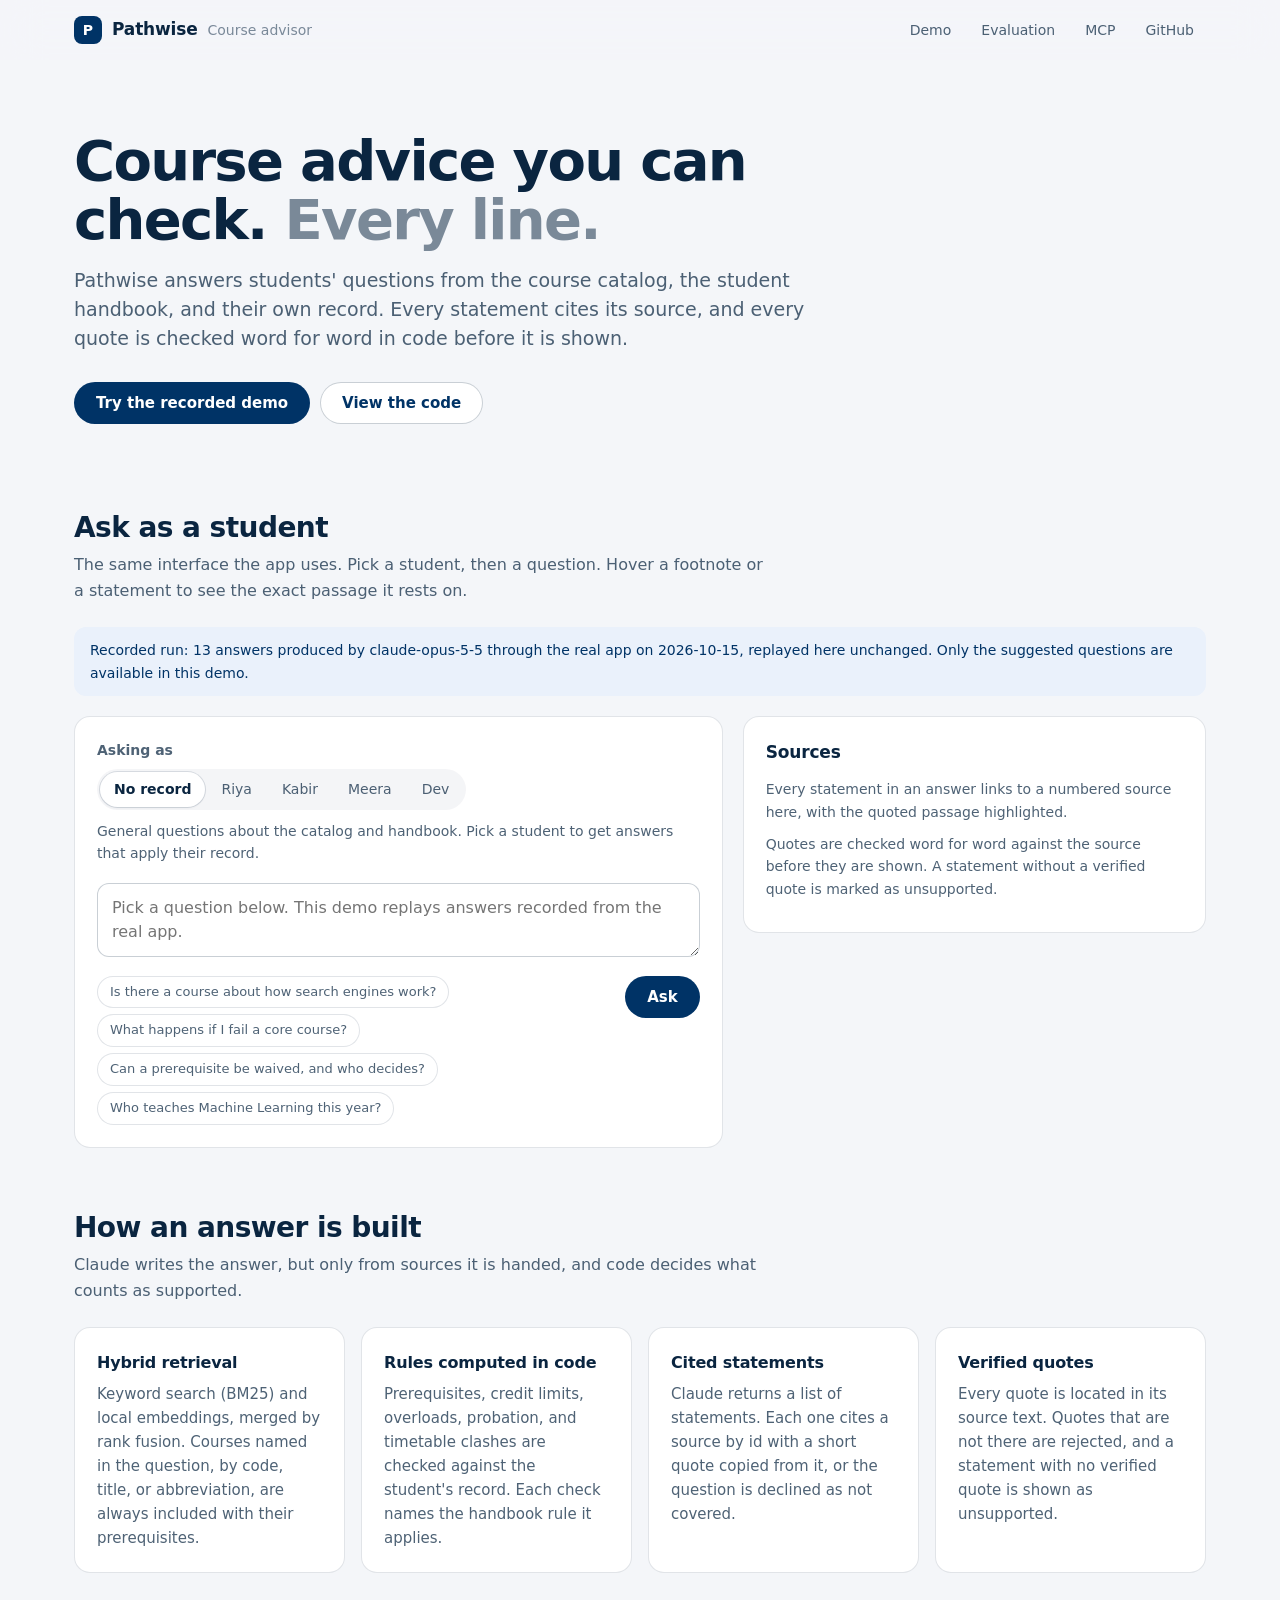
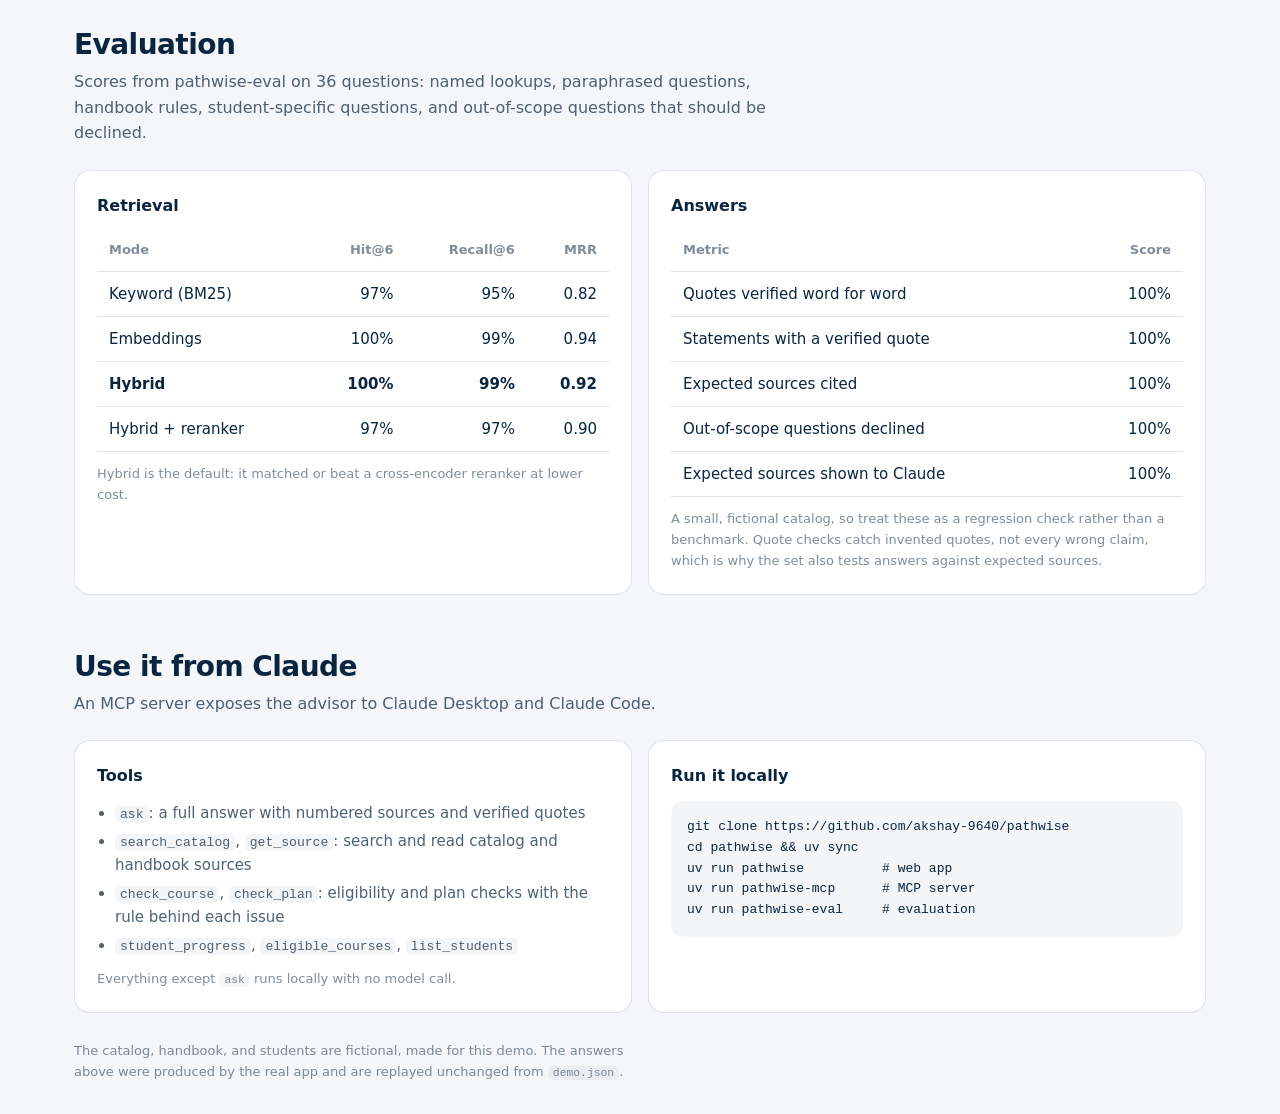
<file: showcase/index.html>
<!doctype html>
<html lang="en">
<head>
  <meta charset="utf-8">
  <meta name="viewport" content="width=device-width, initial-scale=1">
  <title>Pathwise</title>
  <meta name="description" content="A course advisor that answers from the catalog and handbook, with every statement cited and every quote verified in code.">
  <link rel="stylesheet" href="app.css">
  <style>
    /* Showcase layer on top of the app's own styles. */
    .top-row nav { display: flex; gap: 6px; }
    .top-row nav a { color: var(--muted); text-decoration: none; font-size: 0.875rem; padding: 6px 12px; border-radius: 999px; transition: background 140ms ease, color 140ms ease; }
    .top-row nav a:hover { background: var(--fill); color: var(--ink); }
    .hero { padding-top: 72px; padding-bottom: 40px; }
    .hero h1, .hero p { max-width: 760px; }
    .hero h1 { margin: 0 0 16px; font-size: clamp(2.25rem, 5vw, 3.5rem); line-height: 1.05; letter-spacing: -0.03em; font-weight: 700; }
    .hero h1 span { color: var(--faint); }
    .hero p { margin: 0 0 28px; font-size: 1.1875rem; line-height: 1.55; color: var(--muted); max-width: 62ch; }
    .actions { display: flex; flex-wrap: wrap; gap: 10px; }
    .btn.ghost { background: var(--panel); color: var(--navy); box-shadow: inset 0 0 0 1px var(--line-strong); text-decoration: none; }
    .btn.ghost:hover { background: var(--tint); }
    a.btn { display: inline-block; text-decoration: none; }
    section.block { padding: 48px 0 8px; }
    .block > .wrap > h2 { margin: 0 0 8px; font-size: 1.75rem; line-height: 1.15; letter-spacing: -0.02em; font-weight: 700; }
    .sub { margin: 0 0 24px; color: var(--muted); max-width: 68ch; font-size: 1rem; }
    .recorded { margin: 0 0 4px; padding: 12px 16px; border-radius: var(--radius-sm); background: var(--tint); color: var(--navy); font-size: 0.875rem; }
    #demo .layout { padding-top: 16px; }
    .grid { display: grid; grid-template-columns: repeat(auto-fit, minmax(240px, 1fr)); gap: 16px; }
    .grid .card h3 { margin: 0 0 6px; font-size: 1rem; font-weight: 650; letter-spacing: -0.01em; }
    .grid .card p { margin: 0; color: var(--muted); font-size: 0.9375rem; }
    table { width: 100%; border-collapse: collapse; font-size: 0.9375rem; font-variant-numeric: tabular-nums; }
    th, td { text-align: left; padding: 10px 12px; border-bottom: 1px solid var(--line); }
    th { color: var(--faint); font-weight: 600; font-size: 0.8125rem; }
    td:not(:first-child), th:not(:first-child) { text-align: right; }
    tr.best td { font-weight: 650; }
    .two { display: grid; grid-template-columns: minmax(0, 1fr) minmax(0, 1fr); gap: 16px; }
    .card h3.t { margin: 0 0 12px; font-size: 1rem; font-weight: 650; }
    .fine { margin: 12px 0 0; color: var(--faint); font-size: 0.8125rem; }
    pre { margin: 0; padding: 16px; background: var(--fill); border-radius: var(--radius-sm); overflow-x: auto; font-size: 0.8125rem; line-height: 1.6; }
    code { font-family: ui-monospace, SFMono-Regular, Menlo, monospace; }
    p code, li code { font-size: 0.875em; background: var(--fill); padding: 1px 5px; border-radius: 5px; }
    .tools { margin: 0; padding-left: 18px; color: var(--muted); }
    .tools li { margin: 4px 0; }
    @media (max-width: 760px) { .two { grid-template-columns: minmax(0, 1fr); } .top-row nav a.hide-sm { display: none; } .hero { padding-top: 48px; } }
  </style>
</head>
<body data-demo="demo.json">
  <header class="top">
    <div class="wrap top-row">
      <div class="brand">
        <span class="mark" aria-hidden="true">P</span>
        <span class="name">Pathwise</span>
        <span class="tag">Course advisor</span>
      </div>
      <nav>
        <a href="#demo">Demo</a>
        <a href="#evals" class="hide-sm">Evaluation</a>
        <a href="#mcp" class="hide-sm">MCP</a>
        <a href="https://github.com/akshay-9640/pathwise">GitHub</a>
      </nav>
    </div>
  </header>

  <main>
    <div class="wrap hero">
      <h1>Course advice you can check. <span>Every line.</span></h1>
      <p>Pathwise answers students' questions from the course catalog, the student handbook, and their own record. Every statement cites its source, and every quote is checked word for word in code before it is shown.</p>
      <div class="actions">
        <a class="btn" href="#demo">Try the recorded demo</a>
        <a class="btn ghost" href="https://github.com/akshay-9640/pathwise">View the code</a>
      </div>
    </div>

    <section class="block" id="demo">
      <div class="wrap">
        <h2>Ask as a student</h2>
        <p class="sub">The same interface the app uses. Pick a student, then a question. Hover a footnote or a statement to see the exact passage it rests on.</p>
        <p class="recorded" id="recorded-note">Loading the recorded answers.</p>
      </div>
      <div class="wrap layout">
        <section class="ask-col" aria-label="Ask a question">
          <div class="card">
            <div class="who">
              <span class="label" id="who-label">Asking as</span>
              <div class="segmented" id="students" role="radiogroup" aria-labelledby="who-label"></div>
              <p class="record" id="record"></p>
            </div>
            <form id="ask" class="ask">
              <label for="question" class="sr">Your question</label>
              <textarea id="question" rows="2" maxlength="500" required></textarea>
              <div class="ask-row">
                <div class="chips" id="suggestions" aria-label="Suggested questions"></div>
                <button type="submit" class="btn" id="ask-btn">Ask</button>
              </div>
            </form>
          </div>
          <div id="answer" class="card answer" hidden aria-live="polite"></div>
        </section>
        <aside class="src-col" aria-label="Sources">
          <div class="card sources">
            <div class="src-head"><h2>Sources</h2><span class="count" id="src-count"></span></div>
            <div id="sources">
              <div class="empty">
                <p>Every statement in an answer links to a numbered source here, with the quoted passage highlighted.</p>
                <p>Quotes are checked word for word against the source before they are shown. A statement without a verified quote is marked as unsupported.</p>
              </div>
            </div>
          </div>
        </aside>
      </div>
    </section>

    <section class="block" id="how">
      <div class="wrap">
        <h2>How an answer is built</h2>
        <p class="sub">Claude writes the answer, but only from sources it is handed, and code decides what counts as supported.</p>
        <div class="grid">
          <div class="card"><h3>Hybrid retrieval</h3><p>Keyword search (BM25) and local embeddings, merged by rank fusion. Courses named in the question, by code, title, or abbreviation, are always included with their prerequisites.</p></div>
          <div class="card"><h3>Rules computed in code</h3><p>Prerequisites, credit limits, overloads, probation, and timetable clashes are checked against the student's record. Each check names the handbook rule it applies.</p></div>
          <div class="card"><h3>Cited statements</h3><p>Claude returns a list of statements. Each one cites a source by id with a short quote copied from it, or the question is declined as not covered.</p></div>
          <div class="card"><h3>Verified quotes</h3><p>Every quote is located in its source text. Quotes that are not there are rejected, and a statement with no verified quote is shown as unsupported.</p></div>
        </div>
      </div>
    </section>

    <section class="block" id="evals">
      <div class="wrap">
        <h2>Evaluation</h2>
        <p class="sub" id="eval-sub">Scores from <code>pathwise-eval</code>.</p>
        <div class="two">
          <div class="card">
            <h3 class="t">Retrieval</h3>
            <table id="retrieval"><thead><tr><th>Mode</th><th>Hit@6</th><th>Recall@6</th><th>MRR</th></tr></thead><tbody></tbody></table>
            <p class="fine">Hybrid is the default: it matched or beat a cross-encoder reranker at lower cost.</p>
          </div>
          <div class="card">
            <h3 class="t">Answers</h3>
            <table id="answers"><thead><tr><th>Metric</th><th>Score</th></tr></thead><tbody></tbody></table>
            <p class="fine">A small, fictional catalog, so treat these as a regression check rather than a benchmark. Quote checks catch invented quotes, not every wrong claim, which is why the set also tests answers against expected sources.</p>
          </div>
        </div>
      </div>
    </section>

    <section class="block" id="mcp">
      <div class="wrap">
        <h2>Use it from Claude</h2>
        <p class="sub">An MCP server exposes the advisor to Claude Desktop and Claude Code.</p>
        <div class="two">
          <div class="card">
            <h3 class="t">Tools</h3>
            <ul class="tools">
              <li><code>ask</code>: a full answer with numbered sources and verified quotes</li>
              <li><code>search_catalog</code>, <code>get_source</code>: search and read catalog and handbook sources</li>
              <li><code>check_course</code>, <code>check_plan</code>: eligibility and plan checks with the rule behind each issue</li>
              <li><code>student_progress</code>, <code>eligible_courses</code>, <code>list_students</code></li>
            </ul>
            <p class="fine">Everything except <code>ask</code> runs locally with no model call.</p>
          </div>
          <div class="card">
            <h3 class="t">Run it locally</h3>
<pre><code>git clone https://github.com/akshay-9640/pathwise
cd pathwise && uv sync
uv run pathwise          # web app
uv run pathwise-mcp      # MCP server
uv run pathwise-eval     # evaluation</code></pre>
          </div>
        </div>
      </div>
    </section>
  </main>

  <footer class="wrap foot">
    <p>The catalog, handbook, and students are fictional, made for this demo. The answers above were produced by the real app and are replayed unchanged from <code>demo.json</code>.</p>
  </footer>

  <script src="app.js"></script>
  <script>
    // Fill the recorded-run note and the eval tables from the same file the demo replays.
    fetch("demo.json").then((r) => r.json()).then((d) => {
      const n = Object.keys(d.answers).length;
      document.getElementById("recorded-note").textContent =
        `Recorded run: ${n} answers produced by ${d.model} through the real app on ${d.recorded}, replayed here unchanged. Only the suggested questions are available in this demo.`;
      const e = d.evals, pct = (x) => `${Math.round(x * 100)}%`;
      document.getElementById("eval-sub").textContent =
        `Scores from pathwise-eval on ${e.questions} questions: named lookups, paraphrased questions, handbook rules, student-specific questions, and out-of-scope questions that should be declined.`;
      const names = { bm25: "Keyword (BM25)", dense: "Embeddings", hybrid: "Hybrid", rerank: "Hybrid + reranker" };
      const rb = document.querySelector("#retrieval tbody");
      for (const [m, r] of Object.entries(e.retrieval)) {
        const tr = document.createElement("tr");
        if (m === "hybrid") tr.className = "best";
        for (const v of [names[m] || m, pct(r.hit), pct(r.recall), r.mrr.toFixed(2)]) tr.append(Object.assign(document.createElement("td"), { textContent: v }));
        rb.append(tr);
      }
      const ab = document.querySelector("#answers tbody");
      const rows = [["Quotes verified word for word", e.answers.citation_rate], ["Statements with a verified quote", e.answers.supported_rate],
                    ["Expected sources cited", e.answers.source_recall], ["Out-of-scope questions declined", e.answers.refusal_accuracy],
                    ["Expected sources shown to Claude", e.context.recall]];
      for (const [label, v] of rows) {
        const tr = document.createElement("tr");
        tr.append(Object.assign(document.createElement("td"), { textContent: label }), Object.assign(document.createElement("td"), { textContent: pct(v) }));
        ab.append(tr);
      }
    });
  </script>
</body>
</html>
</file>
<file: showcase/app.css>
/* Pathwise. The light palette shared with Akshay's other projects: soft grey-blue page,
   white cards with a thin navy-tinted border, navy ink and accent, green for verified.
   Light only, by design. Interaction follows Apple's HIG: feedback on press,
   size-specific tracking, and gentler motion when reduced motion is on. */

:root {
  --bg: #f4f6f9;
  --panel: #ffffff;
  --ink: #0a2540;
  --muted: rgba(10, 37, 64, 0.72);
  --faint: rgba(10, 37, 64, 0.52);
  --line: rgba(10, 37, 64, 0.12);
  --line-strong: rgba(10, 37, 64, 0.22);
  --fill: rgba(10, 37, 64, 0.045);
  --navy: #003366;
  --navy-hover: #00264d;
  --tint: #eaf1fb;
  --green: #1a7f37; --green-bg: #e6f4ea;
  --orange: #a35200; --orange-bg: #fdf1e3;
  --red: #c42b1c;
  --mark: #fff1b8; --mark-hot: #ffd84d;
  --radius: 16px;
  --radius-sm: 12px;
  color-scheme: light;
  font: 100%/1.6 system-ui, -apple-system, BlinkMacSystemFont, "Segoe UI", sans-serif;
  -webkit-font-smoothing: antialiased;
}

* { box-sizing: border-box; }
body { margin: 0; min-height: 100vh; background: var(--bg); color: var(--ink); font-size: 0.9375rem; }
button, textarea { font: inherit; color: inherit; }
.sr { position: absolute; width: 1px; height: 1px; overflow: hidden; clip: rect(0 0 0 0); }
.wrap { max-width: 1180px; margin: 0 auto; padding: 0 24px; }

/* Header: a translucent bar the page scrolls under. */
.top { position: sticky; top: 0; z-index: 5; background: rgba(244, 246, 249, 0.8);
  backdrop-filter: blur(20px) saturate(180%); -webkit-backdrop-filter: blur(20px) saturate(180%);
}
.top-row { display: flex; align-items: center; justify-content: space-between; gap: 16px; height: 60px; }
.brand { display: flex; align-items: center; gap: 10px; }
.mark { width: 28px; height: 28px; border-radius: 8px; background: var(--navy); color: #fff;
  display: grid; place-items: center; font-weight: 700; font-size: 0.875rem; }
.name { font-weight: 650; font-size: 1.0625rem; letter-spacing: -0.01em; }
.tag { color: var(--faint); font-size: 0.875rem; }
.program { margin: 0; color: var(--faint); font-size: 0.8125rem; letter-spacing: 0.005em; text-align: right; }

.layout { display: grid; grid-template-columns: minmax(0, 7fr) minmax(0, 5fr); gap: 20px; padding-top: 24px; padding-bottom: 8px; align-items: start; }
.ask-col { display: grid; gap: 20px; }
.card { background: var(--panel); border: 1px solid var(--line); border-radius: var(--radius); padding: 22px; }

/* Who is asking */
.label { display: block; font-size: 0.875rem; font-weight: 600; color: var(--muted); margin-bottom: 8px; }
.segmented { display: inline-flex; flex-wrap: wrap; gap: 2px; padding: 3px; background: var(--fill); border-radius: 999px; }
.segmented button { border: 0; background: none; padding: 6px 14px; border-radius: 999px; cursor: pointer; color: var(--muted); font-size: 0.875rem; transition: background 160ms ease, color 160ms ease; }
.segmented button:hover { color: var(--ink); }
.segmented button[aria-checked="true"] { background: var(--panel); color: var(--ink); font-weight: 600; box-shadow: 0 1px 2px rgba(10, 37, 64, 0.08), 0 0 0 1px var(--line); }
.record { margin: 10px 0 0; color: var(--muted); font-size: 0.875rem; min-height: 1.4em; }

/* Question */
.ask { margin-top: 18px; }
textarea { width: 100%; resize: vertical; min-height: 64px; padding: 12px 14px; border: 1px solid var(--line-strong);
  border-radius: var(--radius-sm); background: var(--panel); font-size: 1rem; line-height: 1.5; }
textarea:focus { outline: none; border-color: var(--navy); box-shadow: 0 0 0 3px rgba(0, 51, 102, 0.14); }
.ask-row { display: flex; align-items: flex-start; justify-content: space-between; gap: 14px; margin-top: 12px; }
.chips { display: flex; flex-wrap: wrap; gap: 6px; }
.chip { border: 1px solid var(--line); background: var(--panel); color: var(--muted); border-radius: 999px; padding: 5px 12px;
  font-size: 0.8125rem; cursor: pointer; text-align: left; transition: border-color 140ms ease, color 140ms ease, transform 100ms ease-out; }
.chip:hover { border-color: var(--line-strong); color: var(--ink); }
.btn { flex: none; border: 0; background: var(--navy); color: #fff; border-radius: 999px; padding: 9px 22px; font-weight: 600;
  cursor: pointer; transition: background 140ms ease, transform 100ms ease-out; }
.btn:hover { background: var(--navy-hover); }
.btn:disabled { opacity: 0.55; cursor: default; }
.chip:active, .btn:active:not(:disabled), .segmented button:active { transform: scale(0.97); }
:focus-visible { outline: 2px solid var(--navy); outline-offset: 2px; }

/* Answer */
.answer-head { display: flex; align-items: center; justify-content: space-between; gap: 12px; margin-bottom: 14px; }
.answer-head h2, .src-head h2 { margin: 0; font-size: 1.0625rem; font-weight: 650; letter-spacing: -0.01em; }
.badge { display: inline-flex; align-items: center; gap: 6px; font-size: 0.8125rem; font-weight: 600; border-radius: 999px; padding: 3px 10px; white-space: nowrap; }
.badge.ok { color: var(--green); background: var(--green-bg); }
.badge.warn { color: var(--orange); background: var(--orange-bg); }
.badge.plain { color: var(--muted); background: var(--fill); }
.question-echo { margin: 0 0 14px; color: var(--muted); font-size: 0.9375rem; }
.statements { list-style: none; margin: 0; padding: 0; }
.statements li { padding: 10px 0; border-top: 1px solid var(--line); font-size: 1rem; line-height: 1.6; border-radius: 8px; transition: background 140ms ease; }
.statements li:first-child { border-top: 0; padding-top: 0; }
.statements li.hot { background: var(--tint); box-shadow: -8px 0 0 var(--tint), 8px 0 0 var(--tint); }
.statements li.unsupported { color: var(--faint); }
.fn { display: inline-grid; place-items: center; min-width: 20px; height: 20px; padding: 0 5px; margin-left: 4px; vertical-align: 2px;
  border: 0; border-radius: 6px; background: var(--tint); color: var(--navy); font-size: 0.6875rem; font-weight: 700; cursor: pointer;
  transition: background 120ms ease, color 120ms ease, transform 100ms ease-out; }
.fn:hover, .fn.hot { background: var(--navy); color: #fff; }
.fn:active { transform: scale(0.92); }
.flag { display: inline-block; margin-left: 6px; font-size: 0.75rem; font-weight: 600; color: var(--orange); background: var(--orange-bg); border-radius: 999px; padding: 1px 8px; vertical-align: 1px; }
.meta { margin: 14px 0 0; padding-top: 12px; border-top: 1px solid var(--line); color: var(--faint); font-size: 0.8125rem; }
.status { display: flex; align-items: center; gap: 10px; color: var(--muted); }
.pulse { width: 8px; height: 8px; border-radius: 50%; background: var(--navy); }
.error { color: var(--red); margin: 0; }

/* Sources */
.src-col { position: sticky; top: 84px; }
.sources { max-height: calc(100vh - 108px); overflow: auto; overscroll-behavior: contain; }
.src-head { display: flex; align-items: baseline; justify-content: space-between; margin-bottom: 12px; }
.count { color: var(--faint); font-size: 0.8125rem; }
.empty p { margin: 0 0 10px; color: var(--muted); font-size: 0.875rem; }
.src { border: 1px solid var(--line); border-radius: var(--radius-sm); padding: 14px; margin-bottom: 10px; scroll-margin: 12px; transition: border-color 160ms ease, box-shadow 160ms ease; }
.src.hot { border-color: var(--navy); box-shadow: 0 0 0 3px rgba(0, 51, 102, 0.1); }
.src-title { display: flex; align-items: flex-start; gap: 10px; margin-bottom: 8px; }
.num { flex: none; display: grid; place-items: center; width: 22px; height: 22px; border-radius: 6px; background: var(--navy); color: #fff; font-size: 0.75rem; font-weight: 700; }
.src-label { font-weight: 600; font-size: 0.875rem; line-height: 1.4; }
.kind { display: block; color: var(--faint); font-size: 0.75rem; font-weight: 500; letter-spacing: 0.01em; }
.src-text { margin: 0; color: var(--muted); font-size: 0.8125rem; line-height: 1.6; }
mark { background: var(--mark); color: var(--ink); border-radius: 3px; padding: 0 1px; transition: background 140ms ease; }
mark.hot { background: var(--mark-hot); }
details.also { margin-top: 14px; color: var(--muted); font-size: 0.8125rem; }
details.also summary { cursor: pointer; font-weight: 600; color: var(--muted); padding: 4px 0; }
details.also ul { margin: 6px 0 0; padding-left: 18px; }
details.also li { margin: 2px 0; }

.foot p { margin: 20px 0 32px; color: var(--faint); font-size: 0.8125rem; max-width: 70ch; }

@media (max-width: 900px) {
  .layout { grid-template-columns: 1fr; }
  .src-col { position: static; }
  .sources { max-height: none; overflow: visible; }
  .program { display: none; }
}
@media (max-width: 560px) {
  .wrap { padding: 0 16px; }
  .card { padding: 18px; }
  .ask-row { flex-direction: column-reverse; align-items: stretch; }
  .btn { align-self: flex-end; }
  .segmented { display: flex; flex-wrap: nowrap; overflow-x: auto; scrollbar-width: none; }
  .segmented button { flex: none; padding: 6px 11px; font-size: 0.8125rem; }
}
@media (prefers-reduced-motion: reduce) {
  *, *::before, *::after { transition-duration: 0.01ms !important; animation: none !important; }
}
@media (prefers-reduced-transparency: reduce) {
  .top { background: var(--bg); backdrop-filter: none; -webkit-backdrop-filter: none; }
}
</file>
